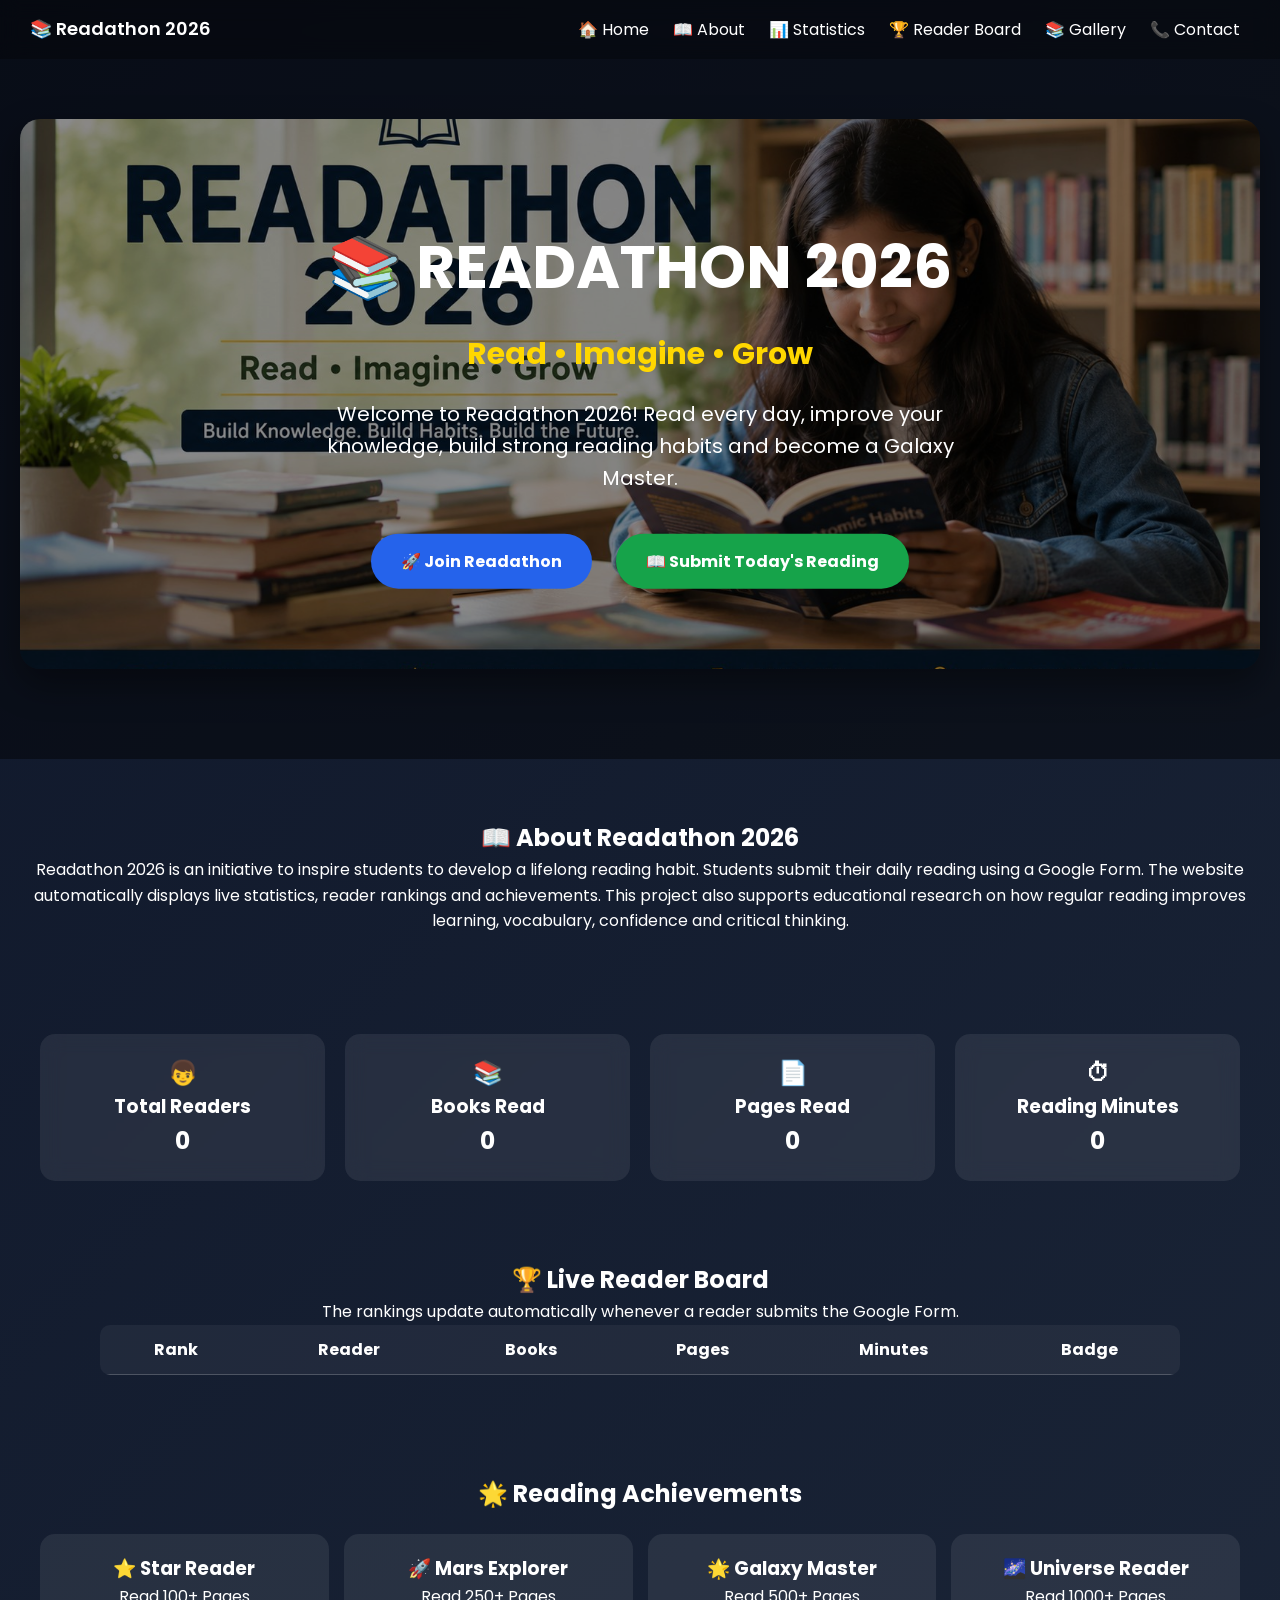
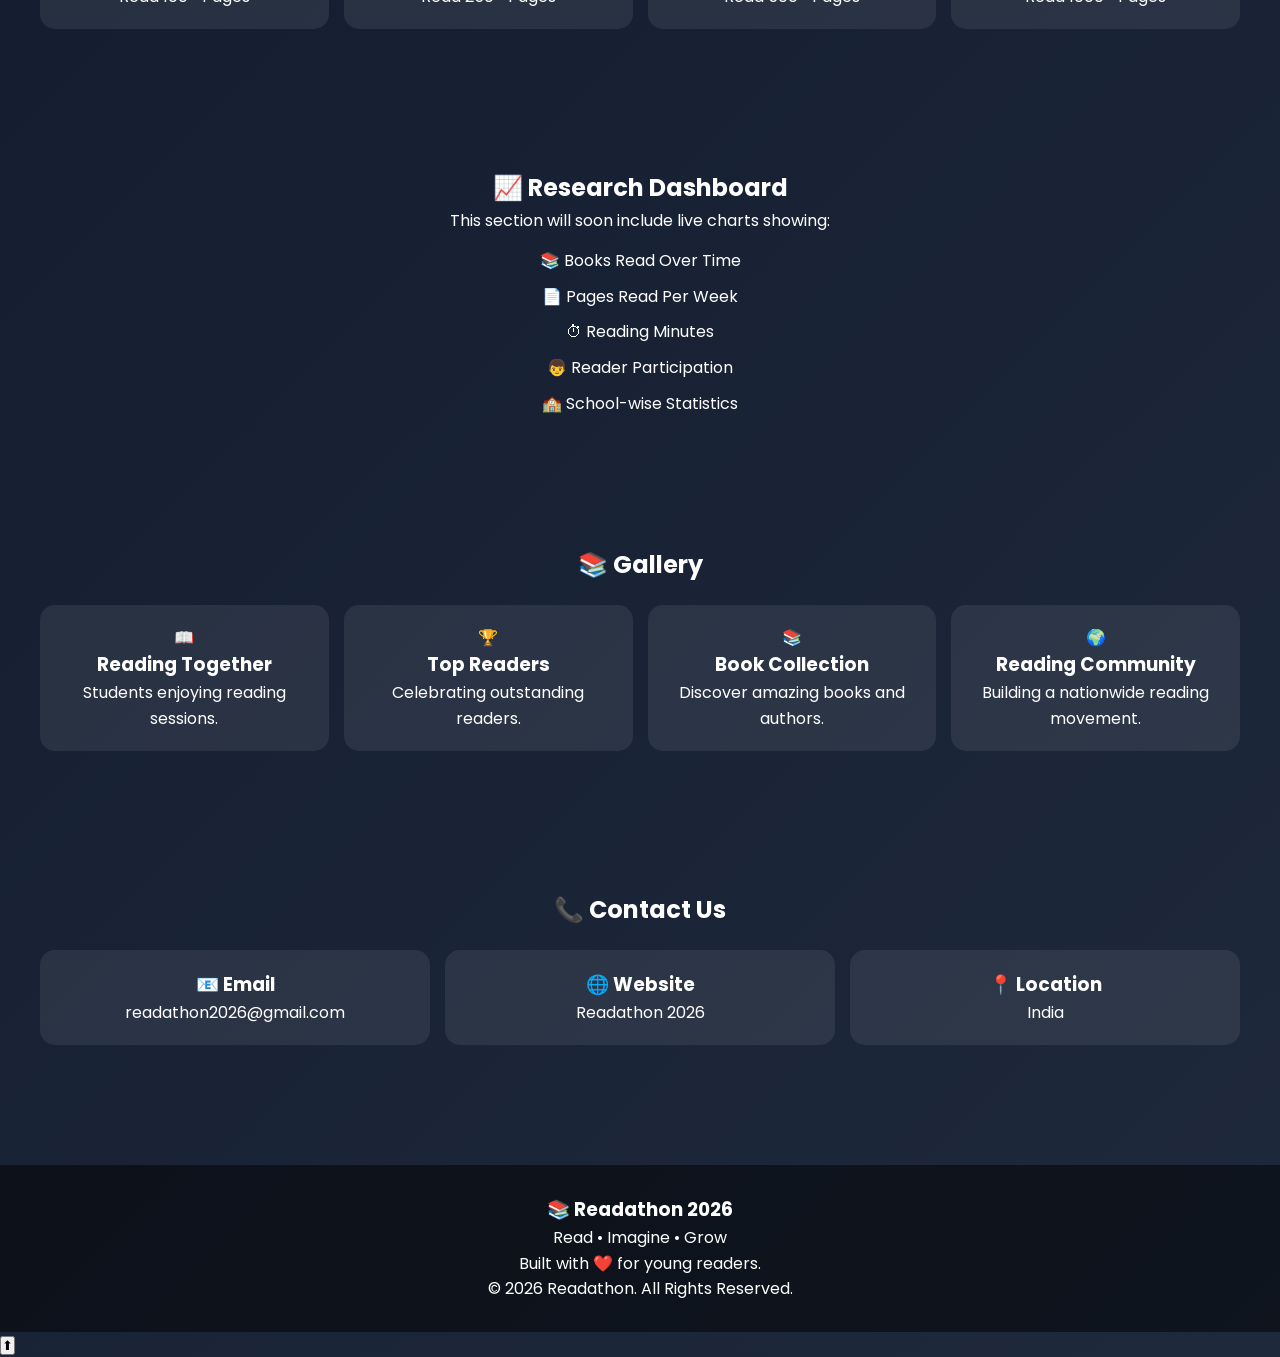
<file: index.html>
<!DOCTYPE html>
<html lang="en">

<head>
    <meta charset="UTF-8">
    <meta name="viewport" content="width=device-width, initial-scale=1.0">
    <title>Readathon 2026</title>

    <link rel="stylesheet" href="style.css">

    <!-- Google Font -->
    <link href="https://fonts.googleapis.com/css2?family=Poppins:wght@300;400;500;600;700&display=swap" rel="stylesheet">
</head>

<body>

<!-- ================= NAVIGATION ================= -->

<header class="header">

    <div class="logo">
        📚 Readathon 2026
    </div>

    <nav>

        <a href="#home">🏠 Home</a>

        <a href="#about">📖 About</a>

        <a href="#statistics">📊 Statistics</a>

        <a href="#leaderboard">🏆 Reader Board</a>

        <a href="#gallery">📚 Gallery</a>

        <a href="#contact">📞 Contact</a>

    </nav>

</header>

<!-- ================= HERO ================= -->

<section id="home" class="hero">

    <img src="banner.jpg" alt="Readathon Banner" class="hero-image">

    <div class="hero-content">

        <h1>📚 READATHON 2026</h1>

        <h2>Read • Imagine • Grow</h2>

        <p>
            Welcome to Readathon 2026! Read every day, improve your
            knowledge, build strong reading habits and become a Galaxy Master.
        </p>

        <div class="hero-buttons">

            <a href="https://docs.google.com/forms/d/1Tz1rujP7wIoPds6zyGuQXZ-9auEv4vmzYSK-D31HEjs/viewform" class="btn">
                🚀 Join Readathon
            </a>

            <a href="https://docs.google.com/forms/d/1Tz1rujP7wIoPds6zyGuQXZ-9auEv4vmzYSK-D31HEjs/viewform" class="btn secondary">
                📖 Submit Today's Reading
            </a>

        </div>

    </div>

</section>

<!-- ================= ABOUT ================= -->

<section id="about" class="about">

<h2>📖 About Readathon 2026</h2>

<p>

Readathon 2026 is an initiative to inspire students to develop a lifelong reading habit.

Students submit their daily reading using a Google Form.

The website automatically displays live statistics, reader rankings and achievements.

This project also supports educational research on how regular reading improves learning,
vocabulary, confidence and critical thinking.

</p>

</section>

<!-- ================= STATISTICS ================= -->

<section id="statistics" class="stats">

<div class="card">

<h2>👦</h2>

<h3>Total Readers</h3>

<h1 id="totalReaders">0</h1>

</div>

<div class="card">

<h2>📚</h2>

<h3>Books Read</h3>

<h1 id="totalBooks">0</h1>

</div>

<div class="card">

<h2>📄</h2>

<h3>Pages Read</h3>

<h1 id="totalPages">0</h1>

</div>

<div class="card">

<h2>⏱</h2>

<h3>Reading Minutes</h3>

<h1 id="totalMinutes">0</h1>

</div>

</section>
<!-- ================= LIVE READER BOARD ================= -->

<section id="leaderboard" class="leaderboard">

    <h2>🏆 Live Reader Board</h2>

    <p class="section-subtitle">
        The rankings update automatically whenever a reader submits the Google Form.
    </p>

    <table>

        <thead>

            <tr>

                <th>Rank</th>

                <th>Reader</th>

                <th>Books</th>

                <th>Pages</th>

                <th>Minutes</th>

                <th>Badge</th>

            </tr>

        </thead>

        <tbody id="leaderboardBody">

        </tbody>

    </table>

</section>

<!-- ================= READING ACHIEVEMENTS ================= -->

<section class="achievements">

    <h2>🌟 Reading Achievements</h2>

    <div class="achievement-grid">

        <div class="achievement-card">

            <h3>⭐ Star Reader</h3>

            <p>Read 100+ Pages</p>

        </div>

        <div class="achievement-card">

            <h3>🚀 Mars Explorer</h3>

            <p>Read 250+ Pages</p>

        </div>

        <div class="achievement-card">

            <h3>🌟 Galaxy Master</h3>

            <p>Read 500+ Pages</p>

        </div>

        <div class="achievement-card">

            <h3>🌌 Universe Reader</h3>

            <p>Read 1000+ Pages</p>

        </div>

    </div>

</section>

<!-- ================= RESEARCH DASHBOARD ================= -->

<section class="dashboard">

    <h2>📈 Research Dashboard</h2>

    <p>

        This section will soon include live charts showing:

    </p>

    <ul>

        <li>📚 Books Read Over Time</li>

        <li>📄 Pages Read Per Week</li>

        <li>⏱ Reading Minutes</li>

        <li>👦 Reader Participation</li>

        <li>🏫 School-wise Statistics</li>

    </ul>

</section>

<!-- ================= GALLERY ================= -->

<section id="gallery" class="gallery">

    <h2>📚 Gallery</h2>

    <div class="gallery-grid">

        <div class="gallery-card">

            <div class="gallery-icon">📖</div>

            <h3>Reading Together</h3>

            <p>Students enjoying reading sessions.</p>

        </div>

        <div class="gallery-card">

            <div class="gallery-icon">🏆</div>

            <h3>Top Readers</h3>

            <p>Celebrating outstanding readers.</p>

        </div>

        <div class="gallery-card">

            <div class="gallery-icon">📚</div>

            <h3>Book Collection</h3>

            <p>Discover amazing books and authors.</p>

        </div>

        <div class="gallery-card">

            <div class="gallery-icon">🌍</div>

            <h3>Reading Community</h3>

            <p>Building a nationwide reading movement.</p>

        </div>

    </div>

</section>
<!-- ================= CONTACT ================= -->

<section id="contact" class="contact">

    <h2>📞 Contact Us</h2>

    <div class="contact-container">

        <div class="contact-card">

            <h3>📧 Email</h3>

            <p>readathon2026@gmail.com</p>

        </div>

        <div class="contact-card">

            <h3>🌐 Website</h3>

            <p>Readathon 2026</p>

        </div>

        <div class="contact-card">

            <h3>📍 Location</h3>

            <p>India</p>

        </div>

    </div>

</section>

<!-- ================= FOOTER ================= -->

<footer>

    <h3>📚 Readathon 2026</h3>

    <p>
        Read • Imagine • Grow
    </p>

    <p>

        Built with ❤️ for young readers.

    </p>

    <p>

        © 2026 Readathon. All Rights Reserved.

    </p>

</footer>

<!-- ================= BACK TO TOP ================= -->

<button id="topBtn" onclick="window.scrollTo({top:0,behavior:'smooth'})">

⬆

</button>

<script src="script.js"></script>

</body>
</html>
</file>
<file: style.css>
* {
  margin: 0;
  padding: 0;
  box-sizing: border-box;
}

html {
  scroll-behavior: smooth;
}

body {
  font-family: 'Poppins', sans-serif;
  background: linear-gradient(135deg, #0f172a, #1e293b);
  color: white;
  line-height: 1.6;
}

/* ================= HEADER ================= */
.header {
  display: flex;
  justify-content: space-between;
  align-items: center;
  padding: 15px 30px;
  background: rgba(0,0,0,0.6);
  backdrop-filter: blur(10px);
  position: sticky;
  top: 0;
  z-index: 1000;
}

.header .logo {
  font-weight: 600;
  font-size: 18px;
}

.header nav a {
  color: white;
  margin: 0 10px;
  text-decoration: none;
  transition: 0.3s;
}

.header nav a:hover {
  color: #facc15;
}

/* ================= SECTIONS ================= */
section {
  padding: 60px 20px;
  text-align: center;
}

/* ================= HERO ================= */

.hero {
    position: relative;
    text-align: center;
    color: white;
    overflow: hidden;
}

.hero-image {
    width: 100%;
    height: 600px;
    object-fit: cover;
    display: block;
}

/* Dark overlay */
.hero::before {
    content: "";
    position: absolute;
    inset: 0;
    background: rgba(0,0,0,0.45);
}

.hero-content {
    position: absolute;
    top: 50%;
    left: 50%;
    transform: translate(-50%, -50%);
    width: 90%;
    z-index: 2;
}

.hero-content h1 {
    font-size: 60px;
    color: white;
    margin-bottom: 15px;
}

.hero-content h2 {
    font-size: 30px;
    color: #FFD700;
    margin-bottom: 20px;
}

.hero-content p {
    max-width: 700px;
    margin: auto;
    font-size: 20px;
    margin-bottom: 30px;
}

.hero-buttons .btn {
    display: inline-block;
    padding: 15px 30px;
    margin: 10px;
    background: #2563eb;
    color: white;
    text-decoration: none;
    border-radius: 50px;
    font-weight: bold;
    transition: 0.3s;
}

.hero-buttons .btn:hover {
    background: #1d4ed8;
    transform: translateY(-3px);
}

.hero-buttons .secondary {
    background: #16a34a;
}

.hero-buttons .secondary:hover {
    background: #15803d;
}

/* ================= STATS ================= */
.stats {
  display: grid;
  grid-template-columns: repeat(auto-fit, minmax(180px, 1fr));
  gap: 20px;
  padding: 40px;
}

.card {
  background: rgba(255,255,255,0.08);
  padding: 20px;
  border-radius: 15px;
  backdrop-filter: blur(10px);
  transition: 0.3s;
}

.card:hover {
  transform: translateY(-5px);
}

/* ================= LEADERBOARD ================= */
.leaderboard {
  padding: 40px;
}

.leaderboard table {
  width: 90%;
  margin: auto;
  border-collapse: collapse;
  background: rgba(255,255,255,0.05);
  border-radius: 10px;
  overflow: hidden;
}

.leaderboard th,
.leaderboard td {
  padding: 12px;
  border-bottom: 1px solid rgba(255,255,255,0.2);
}

/* ================= ACHIEVEMENTS ================= */
.achievement-grid {
  display: grid;
  grid-template-columns: repeat(auto-fit, minmax(200px, 1fr));
  gap: 15px;
  padding: 20px;
}

.achievement-card {
  background: rgba(255,255,255,0.08);
  padding: 20px;
  border-radius: 15px;
}

/* ================= DASHBOARD ================= */
.dashboard ul {
  list-style: none;
  margin-top: 15px;
}

.dashboard li {
  margin: 10px 0;
}

/* ================= GALLERY ================= */
.gallery-grid {
  display: grid;
  grid-template-columns: repeat(auto-fit, minmax(200px, 1fr));
  gap: 15px;
  padding: 20px;
}

.gallery-card {
  background: rgba(255,255,255,0.08);
  padding: 20px;
  border-radius: 15px;
}

/* ================= CONTACT ================= */
.contact-container {
  display: grid;
  grid-template-columns: repeat(auto-fit, minmax(200px, 1fr));
  gap: 15px;
  padding: 20px;
}

.contact-card {
  background: rgba(255,255,255,0.08);
  padding: 20px;
  border-radius: 15px;
}

/* ================= FOOTER ================= */
footer {
  text-align: center;
  padding: 30px;
  background: rgba(0,0,0,0.5);
  margin-top: 40px;
}

/* ================= HOVER EFFECTS ================= */
.card,
.achievement-card,
.gallery-card,
.contact-card {
  transition: 0.3s;
}

.card:hover,
.achievement-card:hover,
.gallery-card:hover,
.contact-card:hover {
  transform: scale(1.03);
}
.hero-image{
    width:100%;
    height:550px;
    object-fit:cover;
    display:block;
    border-radius:20px;
    margin-bottom:30px;
    box-shadow:0 15px 35px rgba(0,0,0,.4);
}
</file>
